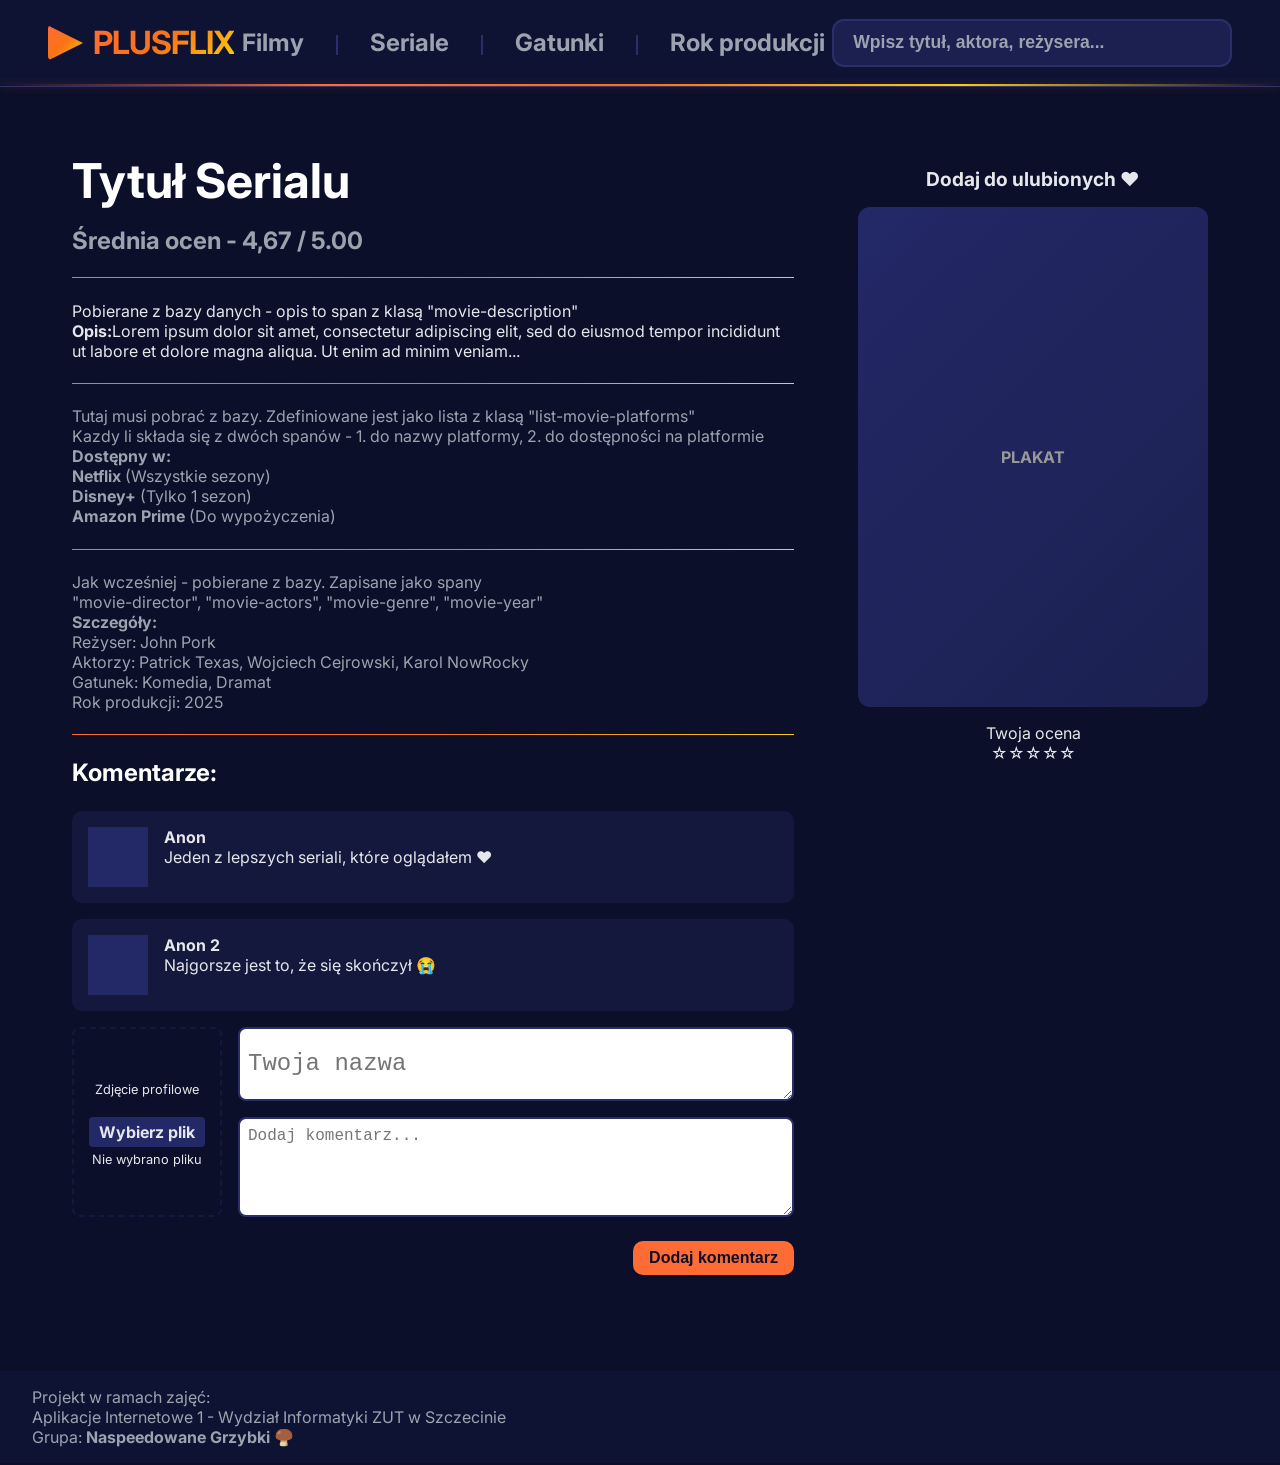
<file: public/movie.html>
<!DOCTYPE html>
<html lang="pl">
<head>
    <meta charset="UTF-8">
    <meta name="viewport" content="width=device-width, initial-scale=1.0">
    <title>Plusflix - Nazwa_Filmu</title>
    
    <link href="https://fonts.googleapis.com/css2?family=Inter:wght@300;400;700&display=swap" rel="stylesheet">
    <link rel="stylesheet" href="assets/css/style.css">
    <script src="assets/js/script.js"></script>
</head>
<body>
    <nav class="navbar">
        <div class="logo-container" onclick="window.location.href='index.html'">
            <div class="logo-icon"></div>
            <div class="logo-text">PLUSFLIX</div>
        </div>

        <div class="hamburger" onclick="toggleMenu()">
            <span></span>
            <span></span>
            <span></span>
        </div>
        
        <ul class="nav-menu">
            <li class="nav-link" onclick="window.location.href='index.html?section=home'; toggleMenu()">Filmy</li>
            <li class="nav-link" onclick="toggleMenu()">Seriale</li>
            <li class="nav-link" onclick="toggleMenu()">Gatunki</li>
            <li class="nav-link" onclick="toggleMenu()">Rok produkcji</li>
        </ul>

        <div class="search-bar">
            <input type="text" class="search-input" placeholder="Wpisz tytuł, aktora, reżysera...">
        </div>
    </nav>
    <section id="details" class="section-details">
        <div class="details-container">

            <div class="mobile-fav-section">
                Dodaj do ulubionych ❤️
            </div>

            <div class="details-poster-hero" style="/*background-image: url('link-do-plakatu.jpg');*/">
                <div class="details-poster-overlay">
                    <h1 class="movie-title-hero">Tytuł Serialu</h1>
                    <div class="movie-rating-hero">Średnia ocen - 4,67 / 5.00</div>
                </div>
            </div>

            <div class="mobile-user-rating">
                Twoja ocena<br>
                <span class="stars">☆☆☆☆☆</span>
            </div>

            <div class="details-content">
                <h1 class="movie-title">Tytuł Serialu</h1>
                <div class="movie-rating">Średnia ocen - 4,67 / 5.00</div>
                <hr>
                
                <p class="details-desc">
                    <div>Pobierane z bazy danych - opis to span z klasą "movie-description"</div>
                    <b>Opis:</b><span class="movie-description">Lorem ipsum dolor sit amet, consectetur adipiscing elit, sed do eiusmod tempor incididunt ut labore et dolore magna aliqua. Ut enim ad minim veniam...</span>
                </p>
                <hr>
                <div class="details-meta">
                    <div>Tutaj musi pobrać z bazy. Zdefiniowane jest jako lista z klasą "list-movie-platforms"</div>
                    <div>Kazdy li składa się z dwóch spanów - 1. do nazwy platformy, 2. do dostępności na platformie</div>
                    <b>Dostępny w:</b><br>
                    <ul class="list-movie-platforms">
                        <li><span class="movie-platforms-name">Netflix</span><span class="movie-platform-details">Wszystkie sezony</span></li>
                        <li><span class="movie-platforms-name">Disney+</span><span class="movie-platform-details">Tylko 1 sezon</span></li>
                        <li><span class="movie-platforms-name">Amazon Prime</span><span class="movie-platform-details">Do wypożyczenia</span></li>
                    </ul>
                </div>
                <hr>
                <div class="details-meta">
                    <div>Jak wcześniej - pobierane z bazy. Zapisane jako spany</div>
                    <div>"movie-director", "movie-actors", "movie-genre", "movie-year"</div>
                    <b>Szczegóły:</b><br>
                    Reżyser: <span class="movie-director">John Pork</span><br>
                    Aktorzy: <span class="movie-actors">Patrick Texas, Wojciech Cejrowski, Karol NowRocky</span><br>
                    Gatunek: <span class="movie-genre">Komedia, Dramat</span><br>
                    Rok produkcji: <span class="movie-year">2025</span>
                </div>
                <hr>
                <div class="comments-section">
                    <h3 class="category-title" style="font-size: 1.5rem;">Komentarze:</h3>
                    
                    <div class="comment-box">
                        <div class="avatar"></div>
                        <div>
                            <strong>Anon</strong><br>
                            Jeden z lepszych seriali, które oglądałem ❤️
                        </div>
                    </div>
                    <div class="comment-box">
                        <div class="avatar"></div>
                        <div>
                            <strong>Anon 2</strong><br>
                            Najgorsze jest to, że się skończył 😭
                        </div>
                    </div>
                    <form class="comment-form">
                        <label class="comment-file-input">
                            <span class="file-text" style="font-size: 0.8rem; margin-top: 5px;">Zdjęcie profilowe</span><br>
                            <span style="font-weight: 700; background: #232867; padding: 5px 10px; border-radius: 4px;">Wybierz plik</span>
                            <span class="file-text" style="font-size: 0.8rem; margin-top: 5px;">Nie wybrano pliku</span>
                            <input type="file" accept="image/*" style="display: none;" onchange="this.parentElement.querySelector('.file-text').textContent = this.files[0] ? this.files[0].name : 'Nie wybrano pliku'">
                        </label>
                        <textarea class="comment-nickname" placeholder="Twoja nazwa"></textarea>
                        <textarea class="comment-input" placeholder="Dodaj komentarz..."></textarea>
                        <button type="submit" class="btn-primary-comment" style="margin-top: 0.5rem;">Dodaj komentarz</button>
                    </form>
                </div>
            </div>

            <div class="details-sidebar">
                <div style="margin: 1rem 0; text-align: center; font-weight: 700; font-size: 1.2rem;">
                    Dodaj do ulubionych ❤️
                </div>
                <div class="poster-placeholder">PLAKAT</div>
                <div style="margin-top: 1rem; text-align: center;">
                    Twoja ocena<br>☆☆☆☆☆
                </div>
            </div>
        </div>
    </section>

    <footer>Projekt w ramach zajęć:<br>Aplikacje Internetowe 1 - Wydział Informatyki ZUT w Szczecinie<br>Grupa: <b>Naspeedowane Grzybki</b> 🍄‍🟫</footer>
</body>
</html>
</file>
<file: public/assets/css/style.css>
:root {
    --bg-body: #0b0f2a;       /* Tło strony */
    --bg-surface: #14183d;  /* Karty, sekcje, listy */
    --bg-surface-alt: #1b2050;   /* sekcje z hover */
    --bg-placeholder: #232867; /* Tło kafelków/obrazków */
    --bg-navbar: #0e1333;     /* Tło nawigacji (z niektórych ramek) */

    --text-primary: #ffffff;       /* Główne nagłówki */
    --text-secondary: #e5e7eb;     /* Opisy, paragrafy */
    --text-muted: #9ca3af;         /* Meta, pomocnicze informacje */
    --text-inverted: #0b0f2a;      /* Tekst na jasnych / akcentowych tłach */

    --accent-primary: #ff6b35;     /* Główne CTA (Odkryj, przyciski) */
    --accent-hover: #f97316;       /* Hover przycisków */


    --gradient-start: #ff6b35;
    --gradient-mid:   #f97316;
    --gradient-end:   #facc15;

    --gradient-main: linear-gradient(
        135deg,
        var(--gradient-start),
        var(--gradient-mid),
        var(--gradient-end)
    );

    --border-color: #2a2f6a;

    --font-main: 'Inter', sans-serif;
}

* {
    padding: 0;
    margin: 0;
    box-sizing: border-box;
}

body {
    font-family: var(--font-main);
    background-color: var(--bg-body);
    color: var(--text-secondary);
    overflow-x: hidden;
}

a { text-decoration: none; color: inherit; }
ul { list-style: none; }


.navbar {
    background-color: var(--bg-navbar);
    border-bottom: 1px solid var(--border-color);
    padding: 1.2rem 3rem;
    display: flex;
    align-items: center;
    justify-content: space-between;
    position: sticky;
    top: 0;
    z-index: 1000;
}

.navbar::after {
    content: "";
    position: absolute;
    bottom: 0;
    left: 0;
    width: 100%;
    height: 2px;

    background: linear-gradient(
        to right,
        transparent,
        var(--gradient-start),
        var(--gradient-mid),
        var(--gradient-end),
        transparent
    );
    box-shadow: 0 1px 10px rgba(255, 107, 53, 0.3);
}


.logo-container {
    display: flex;
    align-items: center;
    gap: 10px;

    cursor: pointer;
}

/* Ikona logo (trójkąt z Figmy) */
.logo-icon {
    width: 35px;
    height: 35px;
    background: var(--gradient-main);
    clip-path: polygon(0 0, 0% 100%, 100% 50%); /* Kształt trójkąta */
    border-radius: 4px;
    transition: transform 0.3s ease, box-shadow 0.3s ease;
}


.logo-text {
    font-size: 2rem; /* 32px-48px w Figmie */ 
    font-weight: 700; 

    letter-spacing: -1px;
    background: var(--gradient-main);
    -webkit-background-clip: text;
    -webkit-text-fill-color: transparent;
}

.logo-container:hover .logo-icon {
    transform: scale(1.1);
}

.nav-menu {
    display: flex;
    gap: 2rem;
    align-items: center;
}

.nav-link {
    font-size: 1.5rem; /* 32px w Figmie zmniejszone dla WWW */
    font-weight: 700;
    color: var(--text-muted);
    position: relative;
    cursor: pointer;
}

.nav-link:hover {
    color: var(--accent-primary);
}


/* Separatory pionowe z Figmy */
.nav-link:not(:last-child)::after {
    content: '';
    display: inline-block;
    width: 2px;
    height: 20px;
    background-color: var(--border-color);
    margin-left: 2rem;
    vertical-align: middle;

    -webkit-text-fill-color: var(--border-color);
}

.search-bar {
    background-color: var(--bg-surface-alt);
    border: 2px solid var(--border-color);
    border-radius: 12px;
    padding: 0.7rem 1.2rem;
    display: flex;
    align-items: center;
    width: 400px;
    transition: all 0.3s ease;
    gap: 12px;
}


.search-bar:focus-within {
    width: 450px;
    border-color: var(--accent-primary);
    background-color: var(--bg-surface);
    box-shadow: 0 0 15px rgba(255, 107, 53, 0.2);
}

.search-input {
    background: transparent; 
    border: none;
    color: var(--text-primary); /* Tekst wewnątrz searchbara */
    width: 100%;
    outline: none;
    font-size: 1.1rem;
    font-weight: 700;
}
.search-input::placeholder { color: var(--text-muted); }

/* --- SEKCJA LANDING PAGE (Hero) --- */
.section-landing {
    height: 84vh;
    display: flex;
    flex-direction: column;
    justify-content: center;
    align-items: center;
    text-align: center;
    padding: 2rem;
}

.hero-title {
    font-size: 3rem; /* 64px w Figmie */
    font-weight: 700;
    margin-bottom: 1rem;
    color: var(--text-primary);
}

.hero-desc {
    font-size: 1.5rem; /* 36px w Figmie */
    max-width: 900px;
    margin-bottom: 3rem;
    color: var(--text-secondary);
}

.btn-primary {
    position: relative;
    background: var(--gradient-main); /* Twoje kolory z Figmy */
    color: var(--text-inverted);
    padding: 1.2rem 3.5rem;
    font-size: 1.4rem;
    font-weight: 800;
    border-radius: 12px;
    border: none;
    cursor: pointer;
    overflow: hidden;
    transition: all 0.4s cubic-bezier(0.175, 0.885, 0.32, 1.275);
    
    box-shadow: 
        0 10px 20px rgba(255, 107, 53, 0.3),
        inset 0 -4px 0 rgba(0, 0, 0, 0.15);
    
    letter-spacing: 1px;
    text-transform: uppercase;
}

.btn-primary:hover {
    transform: translateY(-5px) scale(1.05);
    box-shadow: 
        0 15px 30px rgba(255, 107, 53, 0.6),
        0 0 15px rgba(250, 204, 21, 0.4);
    letter-spacing: 2px;
}

.btn-primary:active {
    transform: translateY(-2px) scale(0.98);
}

/* --- STRONA GŁÓWNA (Listy filmów) --- */
.section-home {
    padding: 2rem;
    display: none; /* Ukryta domyślnie, JS ją pokaże */
}

.category-row {
    max-width: 1400px;
    margin: 0 auto 3rem auto;
    padding: 0 2rem;
}

.category-title {
    font-size: 2rem; /* 34px w Figmie */
    font-weight: 700;
    margin-bottom: 1.5rem;
    color: var(--text-primary);
}

.movies-slider {
    position: relative;
    display: flex;
    align-items: center;
    width: 100%;
}

.movies-grid {
    display: flex;
    gap: 20px;
    overflow-x: auto;
    scroll-behavior: smooth;
    padding: 15px 5px;
    scrollbar-width: none;
    -ms-overflow-style: none;
    width: 100%;
    justify-content: center;
}

.movies-grid::-webkit-scrollbar { display: none; }


.scroll-arrow {
    position: absolute;
    top: 50%;
    transform: translateY(-50%);
    
    background: none;
    border: none;
    outline: none;
    
    color: var(--gradient-main);
    font-size: 5rem;
    font-weight: 300;
    
    cursor: pointer;
    z-index: 25;
    display: flex;
    align-items: center;
    justify-content: center;
    
    transition: all 0.3s ease;
    opacity: 0;
    
    text-shadow: 0 0 15px rgba(0, 0, 0, 0.8);
}


.scroll-arrow.left {
    left: 0px;
}

.scroll-arrow.right {
    right: 0px;
}

.category-row:hover .scroll-arrow {
    opacity: 1;
}


.scroll-arrow.left:hover { left: -15px; color: var(--accent-hover); }
.scroll-arrow.right:hover { right: -15px; color: var(--accent-hover); }


/* Kafelek filmu (Rectangle z Figmy) */
.movie-card {
    min-width: 150px;
    height: 220px;
    
    /* Konfiguracja pod zdjęcia */
    background-size: cover;
    background-position: center;
    background-repeat: no-repeat;
    
    border-radius: 12px;
    position: relative;
    flex-shrink: 0;
    cursor: pointer;
    
    border: 1px solid rgba(255, 255, 255, 0.1);
    
    box-shadow: 0 10px 20px rgba(0, 0, 0, 0.5);
    
    transition: all 0.4s cubic-bezier(0.165, 0.84, 0.44, 1);
    overflow: hidden;
}

.movie-card:hover { 
    transform: scale(1.08);
    box-shadow: 0 20px 40px rgba(0, 0, 0, 0.6), 
                0 0 20px var(--gradient-main); 
    
    border-color: var(--accent-primary);
}

.fav-badge {
    position: absolute;
    top: 10px;
    right: 10px;
    opacity: 0;
    transform: translateY(-5px);
    transition: all 0.3s ease;
    z-index: 10;
    
    width: 35px;
    height: 35px;
    background: rgba(14, 24, 61, 0.7);
    backdrop-filter: blur(8px); 
    border: 1px solid rgba(255, 255, 255, 0.2);
    border-radius: 50%;

    display: flex;
    align-items: center;
    justify-content: center;
    color: white;                   
    font-size: 1.2rem;
    cursor: pointer;

    opacity: 0;                 
    transform: translateY(-5px);     
    transition: all 0.3s cubic-bezier(0.175, 0.885, 0.32, 1.275);
}


.movie-card:hover .fav-badge {
    opacity: 1;
    transform: translateY(0);
}

/* Styl dla aktywnego serduszka (po kliknięciu) */
.fav-badge.active {
    opacity: 1 !important;           
    transform: translateY(0) !important;
    background: white;                
    color: #ff4d4d;               
    border-color: #ff4d4d;
    box-shadow: 0 0 15px rgba(255, 77, 77, 0.5);
}


.scroll-controls {
    display: flex;
    align-items: center;
    gap: 10px;
}

/* --- SZCZEGÓŁY FILMU --- */
.section-details {
    padding: 4rem 2rem;
    display: none;
    max-width: 1200px;
    margin: 0 auto;
}

.details-container {
    display: grid;
    grid-template-columns: 1fr 350px;
    gap: 4rem;
}

.movie-title {
    font-size: 3rem;
    font-weight: 700;
    margin-bottom: 1rem;
    color: var(--text-primary);
}

.movie-rating {
    font-size: 1.5rem;
    font-weight: 700;
    color: var(--text-muted);
    /* margin-bottom: 2rem; */
}

.details-desc {
    font-size: 1.2rem;
    text-align: justify;
    /* margin-bottom: 2rem; */
    line-height: 1.6;
    color: var(--text-secondary);
}

.details-meta {
    font-size: 1rem;
    color: var(--text-muted);
    /* margin-bottom: 2rem; */
    /* border-top: 2px solid var(--primary-gray); */
    /* border-bottom: 2px solid var(--primary-gray); */
    /* padding: 1rem 0; */
}

.poster-placeholder {
    width: 100%;
    height: 500px;
    background-color: var(--bg-placeholder);
    background:
        linear-gradient(
            135deg,
            var(--bg-placeholder),
            var(--bg-surface-alt)
        );
    border-radius: 12px;
    display: flex;
    align-items: center;
    justify-content: center;
    font-weight: 700;
    color: #999;
}


.comment-box {
    background-color: var(--bg-surface);
    border-radius: 10px;
    padding: 1rem;
    margin-bottom: 1rem;
    display: flex;
    gap: 1rem;
}
.avatar {
    width: 60px;
    height: 60px;
    background-color: var(--bg-placeholder);
}

.hamburger {
    display: none;
    flex-direction: column;
    gap: 5px;
    cursor: pointer;
    z-index: 1100;
}

.hamburger span {
    display: block;
    width: 25px;
    height: 3px;
    background: var(--gradient-main);
    border-radius: 2px;
    transition: 0.3s;
}

@media (max-width: 768px) {
    .navbar {
        flex-direction: row;
        flex-wrap: wrap;
        justify-content: space-between;
        align-items: center;
        padding: 1rem 1.5rem;
    }

    /* Logo zajmuje całą górną linię i jest na środku */
    .logo-container {
        width: 100%;
        justify-content: center;
        margin-bottom: 1.5rem; /* Odstęp od wyszukiwarki */
    }

    /* Hamburger po lewej */
    .hamburger {
        display: flex;
        order: 1;
    }

    .search-bar {
        display: flex;
        order: 2; /* Druga w dolnej linii */
        width: calc(100% - 50px); /* Szerokość minus miejsce na hamburgera */
        margin: 0;
    }

    .nav-menu {
        display: none;
        position: absolute;
        top: 100%;
        left: 0;
        width: 100%;
        background: var(--bg-navbar);
        flex-direction: column;
        z-index: 1000;
        border-bottom: 2px solid var(--border-color);
    }

    .nav-menu.active {
        display: flex;
    }
}

/* Landing page */
@media (max-width: 768px) {
    .section-landing {
        height: 70vh; /* Krótsza sekcja powitalna */
        padding: 1rem;
    }

    .hero-title {
        font-size: 1.8rem; /* Z 3rem na 1.8rem */
        line-height: 1.2;
    }

    .hero-desc {
        font-size: 1rem; /* Z 1.5rem na 1rem */
        margin-bottom: 2rem;
    }

    .btn-primary {
        padding: 1rem 2.5rem;
        font-size: 1.1rem;
    }
}

/* STRONA GŁÓWNA*/
@media (max-width: 768px) {
    .category-row {
        padding: 0 1rem;
        margin-bottom: 1.5rem;
    }

    .category-title {
        font-size: 1.4rem; /* Z 2rem na 1.4rem */
        margin-bottom: 1rem;
    }

    .movie-card {
        min-width: 110px;
        height: 165px;   
        border-radius: 8px;
    }

    .scroll-arrow {
        display: none !important;
    }

    .movies-grid {
        gap: 12px;
        padding: 5px 0;
    }
}

/* Szczegóły filmu */

.details-poster-hero, .mobile-fav-section, .mobile-user-rating {
    display: none;
}

@media (max-width: 768px) {

    .details-container {
        display: flex;
        flex-direction: column;
    }

    .details-sidebar {
        display: none !important;
    }

    .poster-placeholder, 
    .movie-title, 
    .movie-rating {
        display: none;
    }

    .mobile-fav-section {
        display: block;
        text-align: center;
        font-weight: 700;
        font-size: 1.2rem;
        margin-bottom: 1rem;
        color: var(--text-primary);
    }

    .mobile-user-rating {
        display: block;
        text-align: center;
        font-weight: 500;
        font-size: 1.1rem;
    }

    .details-poster-hero {
        display: block;
        position: relative;
        width: 100%;
        height: 300px;
        background-color: var(--bg-placeholder);
        background-size: cover;
        background-position: center;
        border-radius: 20px;
        overflow: hidden;
        border: 1px solid var(--border-color);
    }

    .details-poster-overlay {
        position: absolute;
        bottom: 0;
        left: 0;
        width: 100%;
        height: 100%;
        background: linear-gradient(
            to top, 
            rgba(11, 15, 42, 1) 5%, 
            rgba(11, 15, 42, 0) 60%
            );
        display: flex;
        flex-direction: column;
        justify-content: flex-end;
        padding: 1.5rem;
    }

    .movie-title-hero {
        font-size: 2rem;
        color: white;
        margin-bottom: 5px;
    }

    .section-details {
        padding: 2rem 1rem;
    }

    .details-container {
        display: flex;
        flex-direction: column; /* Wszystko pod sobą */
        gap: 2rem;
    }

    .poster-placeholder {
        height: 300px; 
        order: -1;
    }
    
    .details-desc {
        font-size: 1rem;
    }

    .comment-form {
        grid-template-columns: 1fr;
    }

    .comment-file-input {
        grid-column: 1;
        grid-row: auto;
        height: 100px;
    }

    .comment-nickname, .comment-input, .btn-primary-comment {
        grid-column: 1;
        grid-row: auto;
    }
}


footer {
    background-color: var(--bg-navbar);
    text-align: left;
    padding: 1rem 2rem;
    font-weight: 400;
    color: var(--text-muted);
    margin-top: 2rem;
}

hr {
    border: none;
    height: 1px;
    background: linear-gradient(
        to right,
        var(--gradient-start),
        var(--gradient-mid),
        var(--gradient-end)
    );
    margin: 1.4rem 0rem;
}


.comment-form {
    display: grid;
    /* Dwie kolumny:
       1. 150px (lub inna sztywna wartość) dla pliku
       2. 1fr (reszta miejsca) dla tekstów */
    grid-template-columns: 150px 1fr;
    /* Wiersze dopasowane do zawartości */
    grid-template-rows: auto 1fr auto; 
    gap: 1rem; /* Odstęp między elementami */
    max-width: 800px; /* Opcjonalne: maksymalna szerokość całego formularza */
}

.comment-file-input {
    /* To sprawia, że input zajmuje lewą kolumnę i rozciąga się
       od 1. do 3. linii siatki (czyli na wysokość obu pól tekstowych) */
    grid-column: 1;
    grid-row: 1 / span 2;
    
    width: 100%;
    height: 100%;
    border: 2px dashed var(--bg-surface, #ccc); /* Styl ramki */
    border-radius: 8px;
    cursor: pointer;
    
    display: flex;
    flex-direction: column;
    align-items: center;
    justify-content: center;
    text-align: center;
    color: var(--text-secondary);
}

.comment-nickname {
    grid-column: 2;
    grid-row: 1;
    place-content: center;
    width: 100%;
    align-items: baseline;
    border: 2px solid var(--border-color);
    border-radius: 8px;
    padding: 0.5rem;
    font-size: 1.5rem;
    resize: vertical;
    box-sizing: border-box; /* Ważne, aby padding nie psuł szerokości */
}

.comment-input {
    grid-column: 2;
    grid-row: 2;
    width: 100%;
    min-height: 100px; /* Wysokość dolnego pola komentarza */
    border: 2px solid var(--border-color);
    border-radius: 8px;
    padding: 0.5rem;
    font-size: 1rem;
    resize: vertical;
    box-sizing: border-box;
    
}

.comment-nickname:focus,
.comment-input:focus {
    outline: none;
    border-color: var(--accent-primary);
    box-shadow: 0 0 0 2px rgba(255,107,53,0.25);
}

.btn-primary-comment {
    /* Przycisk ląduje w prawej kolumnie, pod komentarzem */
    grid-column: 2; 
    grid-row: 3;
    
    margin-top: 0.5rem;
    justify-self: end; /* Przycisk wyrównany do lewej w swojej kolumnie */
    padding: 0.5rem 1rem;

    font-size: 1rem;
    font-weight: 700;

    background: var(--accent-primary);
    color: var(--text-inverted);

    border: none;
    border-radius: 10px;
    cursor: pointer;

    transition: transform 0.2s, box-shadow 0.2s, opacity 0.2s;
}

.movie-platforms-name {
    font-weight: 700;
}

.movie-platform-details::before {
    content: " (";
}
.movie-platform-details::after {
    content: ")";
}



dev {
    background-color: rgb(192, 255, 192);
    color: green;
}
dev::before {
    content: "// ";
}
dev::after {
    content: "\A";
    white-space: pre;
}
</file>
